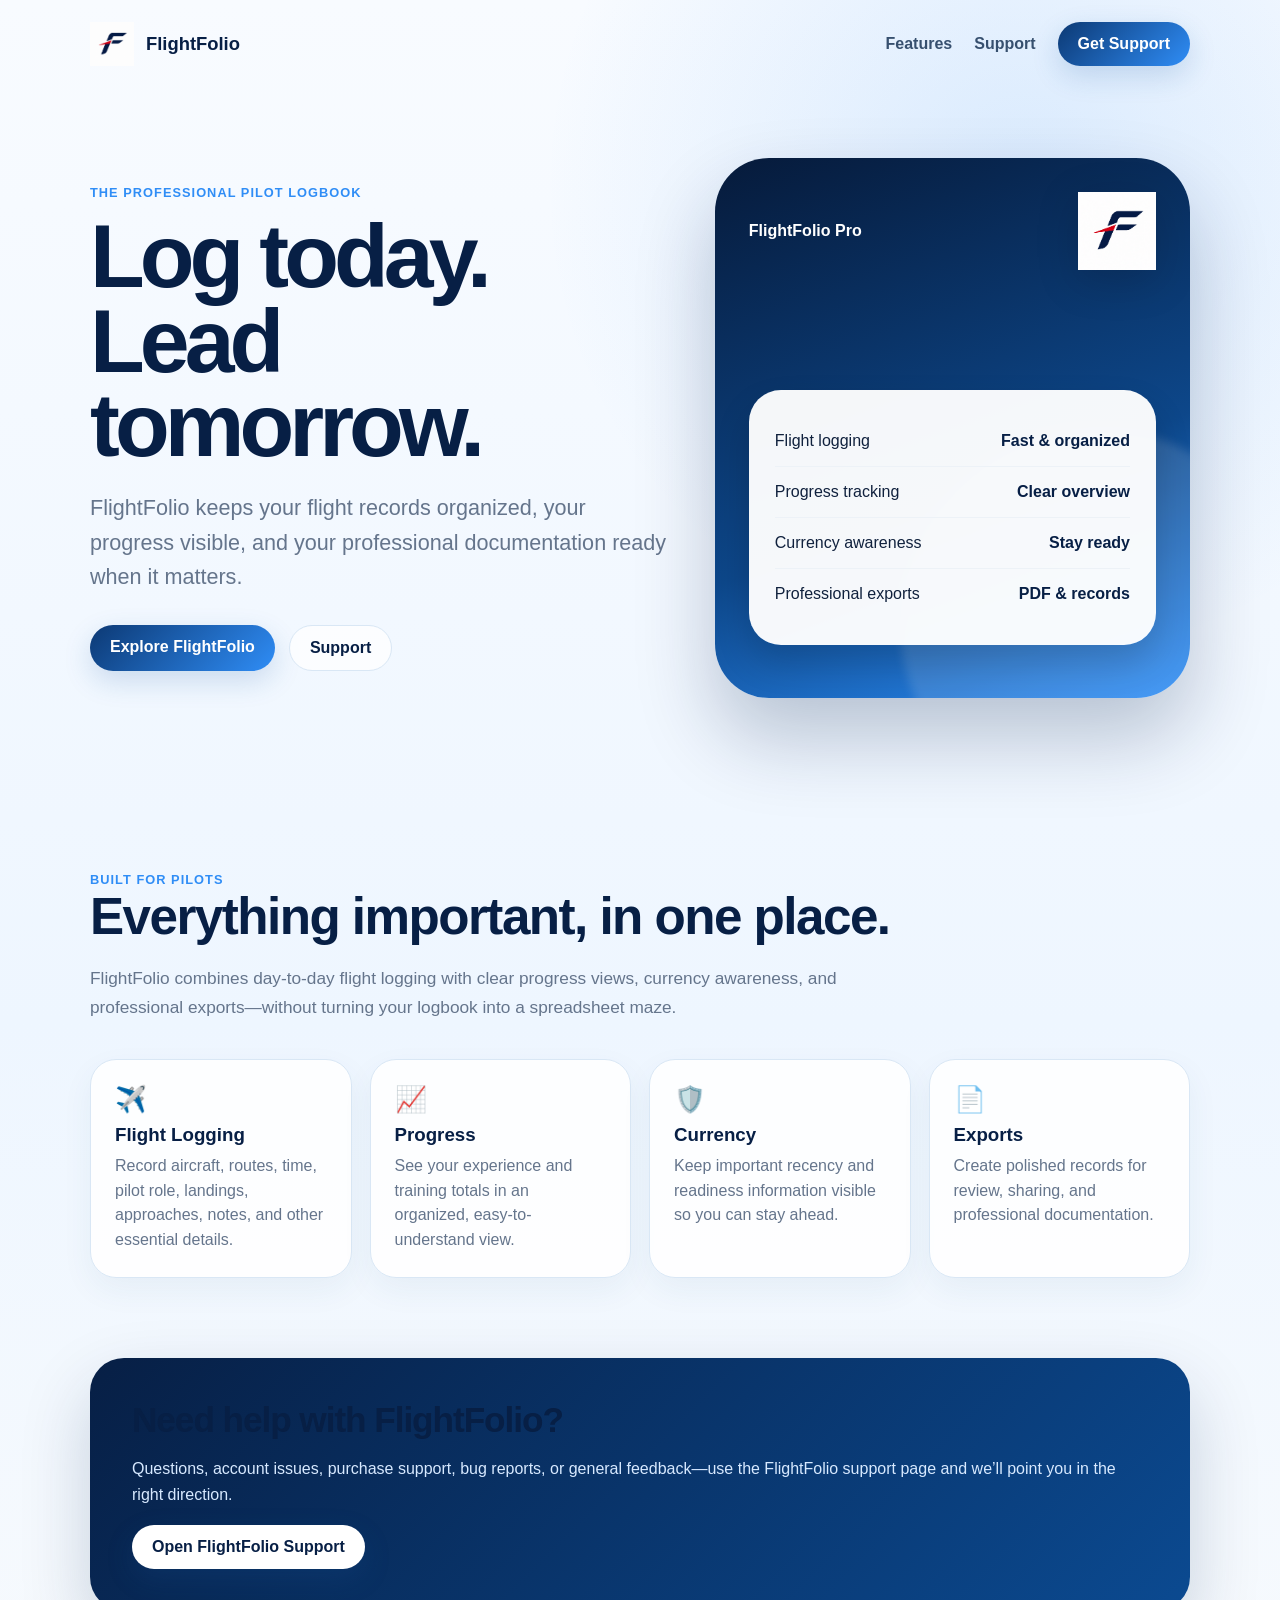
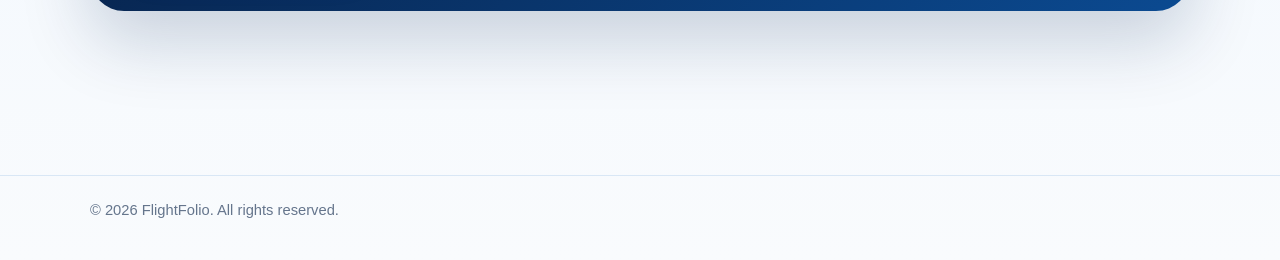
<file: index.html>
<!doctype html>
<html lang="en">
<head>
  <meta charset="utf-8">
  <meta name="viewport" content="width=device-width, initial-scale=1">
  <title>FlightFolio — Professional Pilot Logbook</title>
  <meta name="description" content="FlightFolio is a modern digital pilot logbook for flight logging, progress tracking, currency awareness, and professional record exports.">
  <link rel="stylesheet" href="styles.css">
</head>
<body>
  <div class="wrap">
    <nav>
      <div class="brand"><img src="flightfolio-mark.png" alt="FlightFolio logo">FlightFolio</div>
      <div class="navlinks">
        <a href="#features">Features</a>
        <a href="support.html">Support</a>
        <a class="btn" href="support.html">Get Support</a>
      </div>
    </nav>

    <main class="hero">
      <div>
        <div class="kicker">The professional pilot logbook</div>
        <h1>Log today.<br>Lead tomorrow.</h1>
        <p class="lead">FlightFolio keeps your flight records organized, your progress visible, and your professional documentation ready when it matters.</p>
        <div class="actions">
          <a class="btn" href="#features">Explore FlightFolio</a>
          <a class="secondary" href="support.html">Support</a>
        </div>
      </div>

      <div class="device" aria-label="FlightFolio feature preview">
        <div class="device-top">
          <strong>FlightFolio Pro</strong>
          <img src="flightfolio-mark.png" alt="">
        </div>
        <div class="device-card">
          <div class="metric"><span>Flight logging</span><strong>Fast & organized</strong></div>
          <div class="metric"><span>Progress tracking</span><strong>Clear overview</strong></div>
          <div class="metric"><span>Currency awareness</span><strong>Stay ready</strong></div>
          <div class="metric"><span>Professional exports</span><strong>PDF & records</strong></div>
        </div>
      </div>
    </main>
  </div>

  <section class="section" id="features">
    <div class="wrap">
      <div class="kicker">Built for pilots</div>
      <h2>Everything important, in one place.</h2>
      <p class="section-copy">FlightFolio combines day-to-day flight logging with clear progress views, currency awareness, and professional exports—without turning your logbook into a spreadsheet maze.</p>

      <div class="grid">
        <div class="card"><div class="icon">✈️</div><h3>Flight Logging</h3><p>Record aircraft, routes, time, pilot role, landings, approaches, notes, and other essential details.</p></div>
        <div class="card"><div class="icon">📈</div><h3>Progress</h3><p>See your experience and training totals in an organized, easy-to-understand view.</p></div>
        <div class="card"><div class="icon">🛡️</div><h3>Currency</h3><p>Keep important recency and readiness information visible so you can stay ahead.</p></div>
        <div class="card"><div class="icon">📄</div><h3>Exports</h3><p>Create polished records for review, sharing, and professional documentation.</p></div>
      </div>

      <div class="supportbox">
        <h2>Need help with FlightFolio?</h2>
        <p>Questions, account issues, purchase support, bug reports, or general feedback—use the FlightFolio support page and we’ll point you in the right direction.</p>
        <a class="btn" href="support.html">Open FlightFolio Support</a>
      </div>
    </div>
  </section>

  <footer>
    <div class="wrap">© 2026 FlightFolio. All rights reserved.</div>
  </footer>
</body>
</html>
</file>
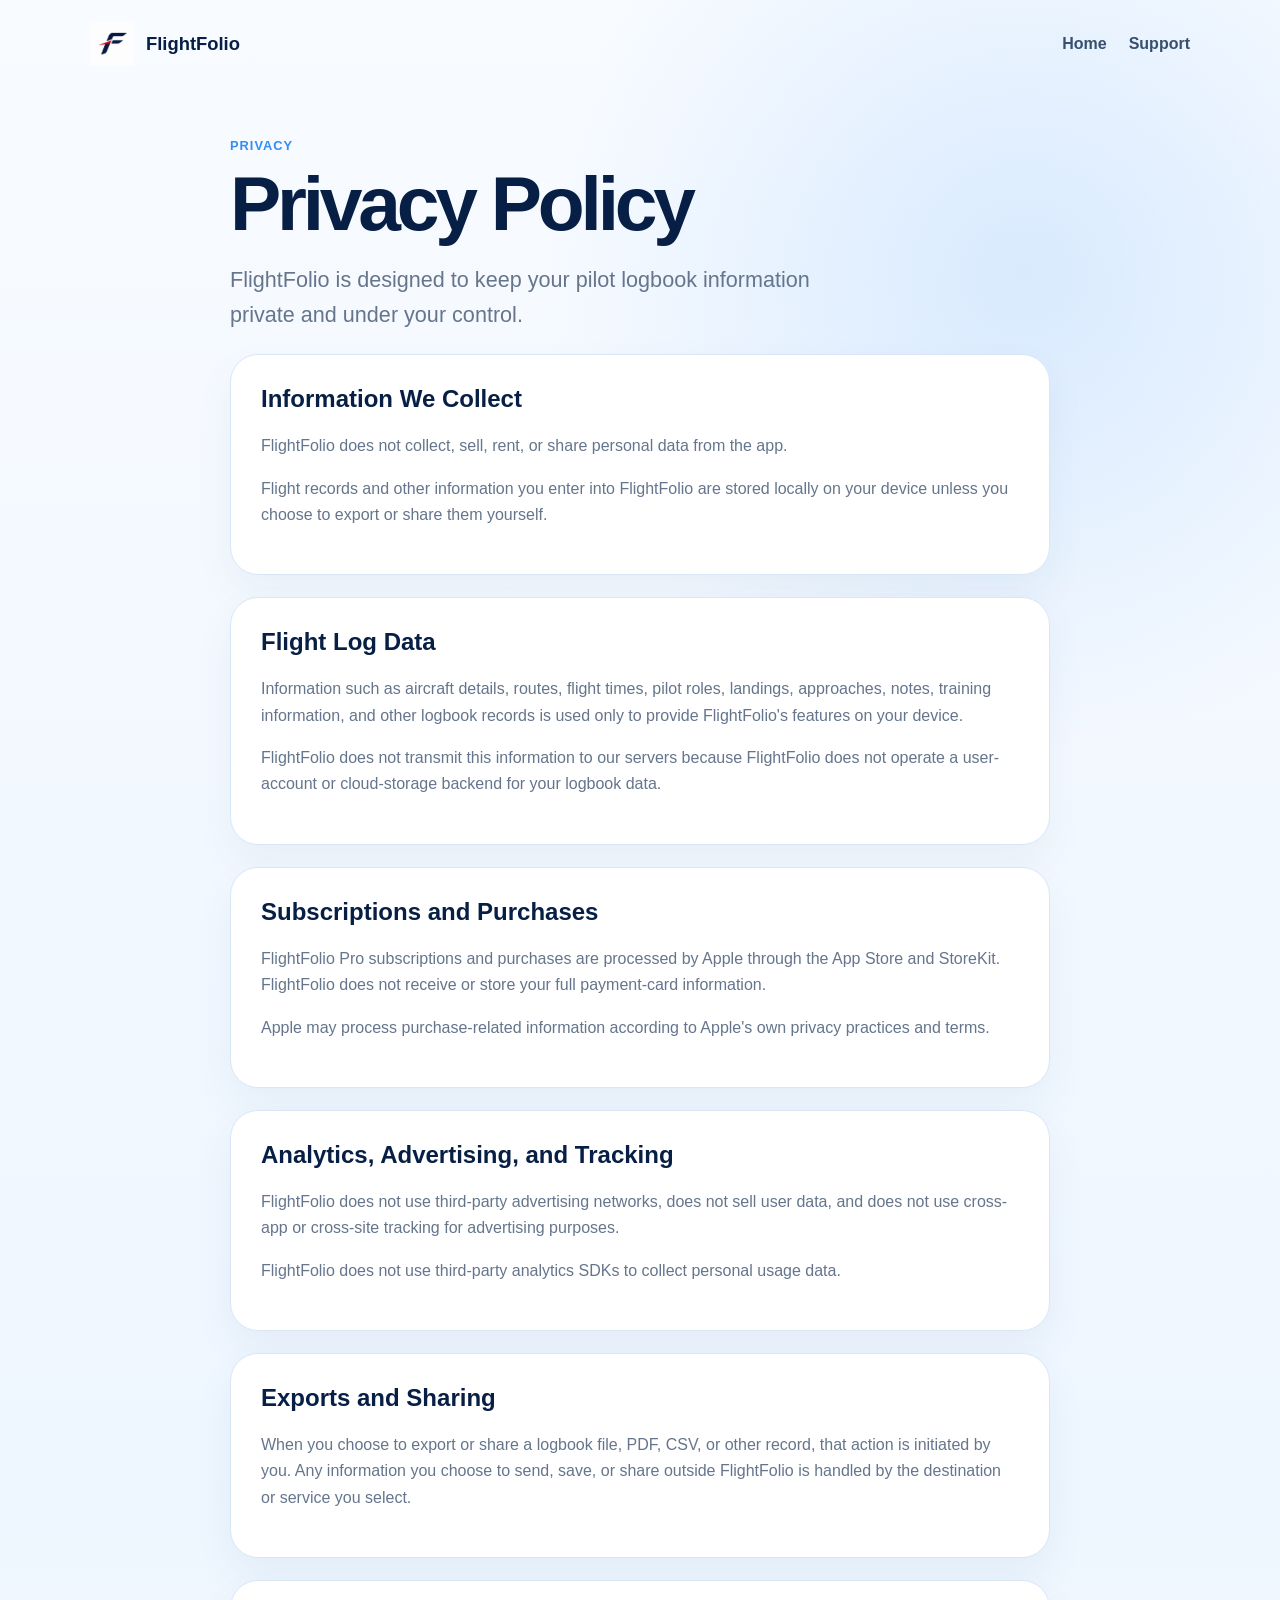
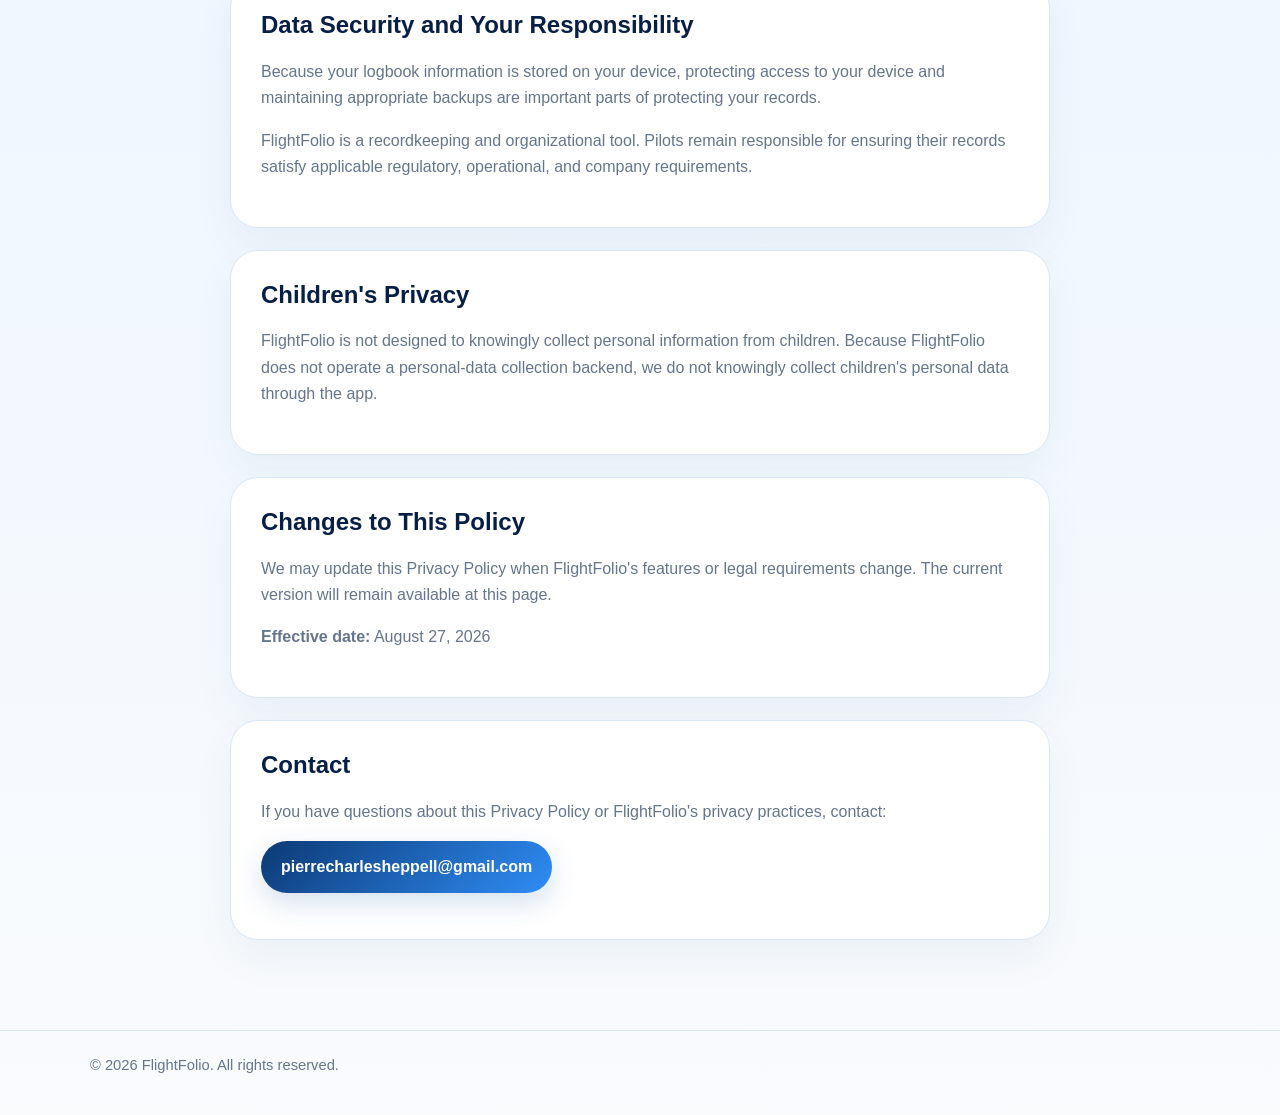
<file: privacy.html>
<!doctype html>
<html lang="en">
<head>
  <meta charset="utf-8">
  <meta name="viewport" content="width=device-width, initial-scale=1">
  <title>FlightFolio Privacy Policy</title>
  <meta name="description" content="Privacy Policy for FlightFolio.">
  <link rel="stylesheet" href="styles.css">
</head>
<body>
  <div class="wrap">
    <nav>
      <a class="brand" href="index.html" style="text-decoration:none">
        <img src="flightfolio-mark.png" alt="FlightFolio logo">
        FlightFolio
      </a>
      <div class="navlinks">
        <a href="index.html">Home</a>
        <a href="support.html">Support</a>
      </div>
    </nav>

    <main class="support-page">
      <div class="kicker">Privacy</div>
      <h1>Privacy Policy</h1>
      <p class="lead">FlightFolio is designed to keep your pilot logbook information private and under your control.</p>

      <div class="panel">
        <h2>Information We Collect</h2>
        <p>FlightFolio does not collect, sell, rent, or share personal data from the app.</p>
        <p>Flight records and other information you enter into FlightFolio are stored locally on your device unless you choose to export or share them yourself.</p>
      </div>

      <div class="panel">
        <h2>Flight Log Data</h2>
        <p>Information such as aircraft details, routes, flight times, pilot roles, landings, approaches, notes, training information, and other logbook records is used only to provide FlightFolio's features on your device.</p>
        <p>FlightFolio does not transmit this information to our servers because FlightFolio does not operate a user-account or cloud-storage backend for your logbook data.</p>
      </div>

      <div class="panel">
        <h2>Subscriptions and Purchases</h2>
        <p>FlightFolio Pro subscriptions and purchases are processed by Apple through the App Store and StoreKit. FlightFolio does not receive or store your full payment-card information.</p>
        <p>Apple may process purchase-related information according to Apple's own privacy practices and terms.</p>
      </div>

      <div class="panel">
        <h2>Analytics, Advertising, and Tracking</h2>
        <p>FlightFolio does not use third-party advertising networks, does not sell user data, and does not use cross-app or cross-site tracking for advertising purposes.</p>
        <p>FlightFolio does not use third-party analytics SDKs to collect personal usage data.</p>
      </div>

      <div class="panel">
        <h2>Exports and Sharing</h2>
        <p>When you choose to export or share a logbook file, PDF, CSV, or other record, that action is initiated by you. Any information you choose to send, save, or share outside FlightFolio is handled by the destination or service you select.</p>
      </div>

      <div class="panel">
        <h2>Data Security and Your Responsibility</h2>
        <p>Because your logbook information is stored on your device, protecting access to your device and maintaining appropriate backups are important parts of protecting your records.</p>
        <p>FlightFolio is a recordkeeping and organizational tool. Pilots remain responsible for ensuring their records satisfy applicable regulatory, operational, and company requirements.</p>
      </div>

      <div class="panel">
        <h2>Children's Privacy</h2>
        <p>FlightFolio is not designed to knowingly collect personal information from children. Because FlightFolio does not operate a personal-data collection backend, we do not knowingly collect children's personal data through the app.</p>
      </div>

      <div class="panel">
        <h2>Changes to This Policy</h2>
        <p>We may update this Privacy Policy when FlightFolio's features or legal requirements change. The current version will remain available at this page.</p>
        <p><strong>Effective date:</strong> August 27, 2026</p>
      </div>

      <div class="panel">
        <h2>Contact</h2>
        <p>If you have questions about this Privacy Policy or FlightFolio's privacy practices, contact:</p>
        <p><a class="btn" href="mailto:pierrecharlesheppell@gmail.com?subject=FlightFolio%20Privacy">pierrecharlesheppell@gmail.com</a></p>
      </div>
    </main>
  </div>

  <footer>
    <div class="wrap">© 2026 FlightFolio. All rights reserved.</div>
  </footer>
</body>
</html>
</file>
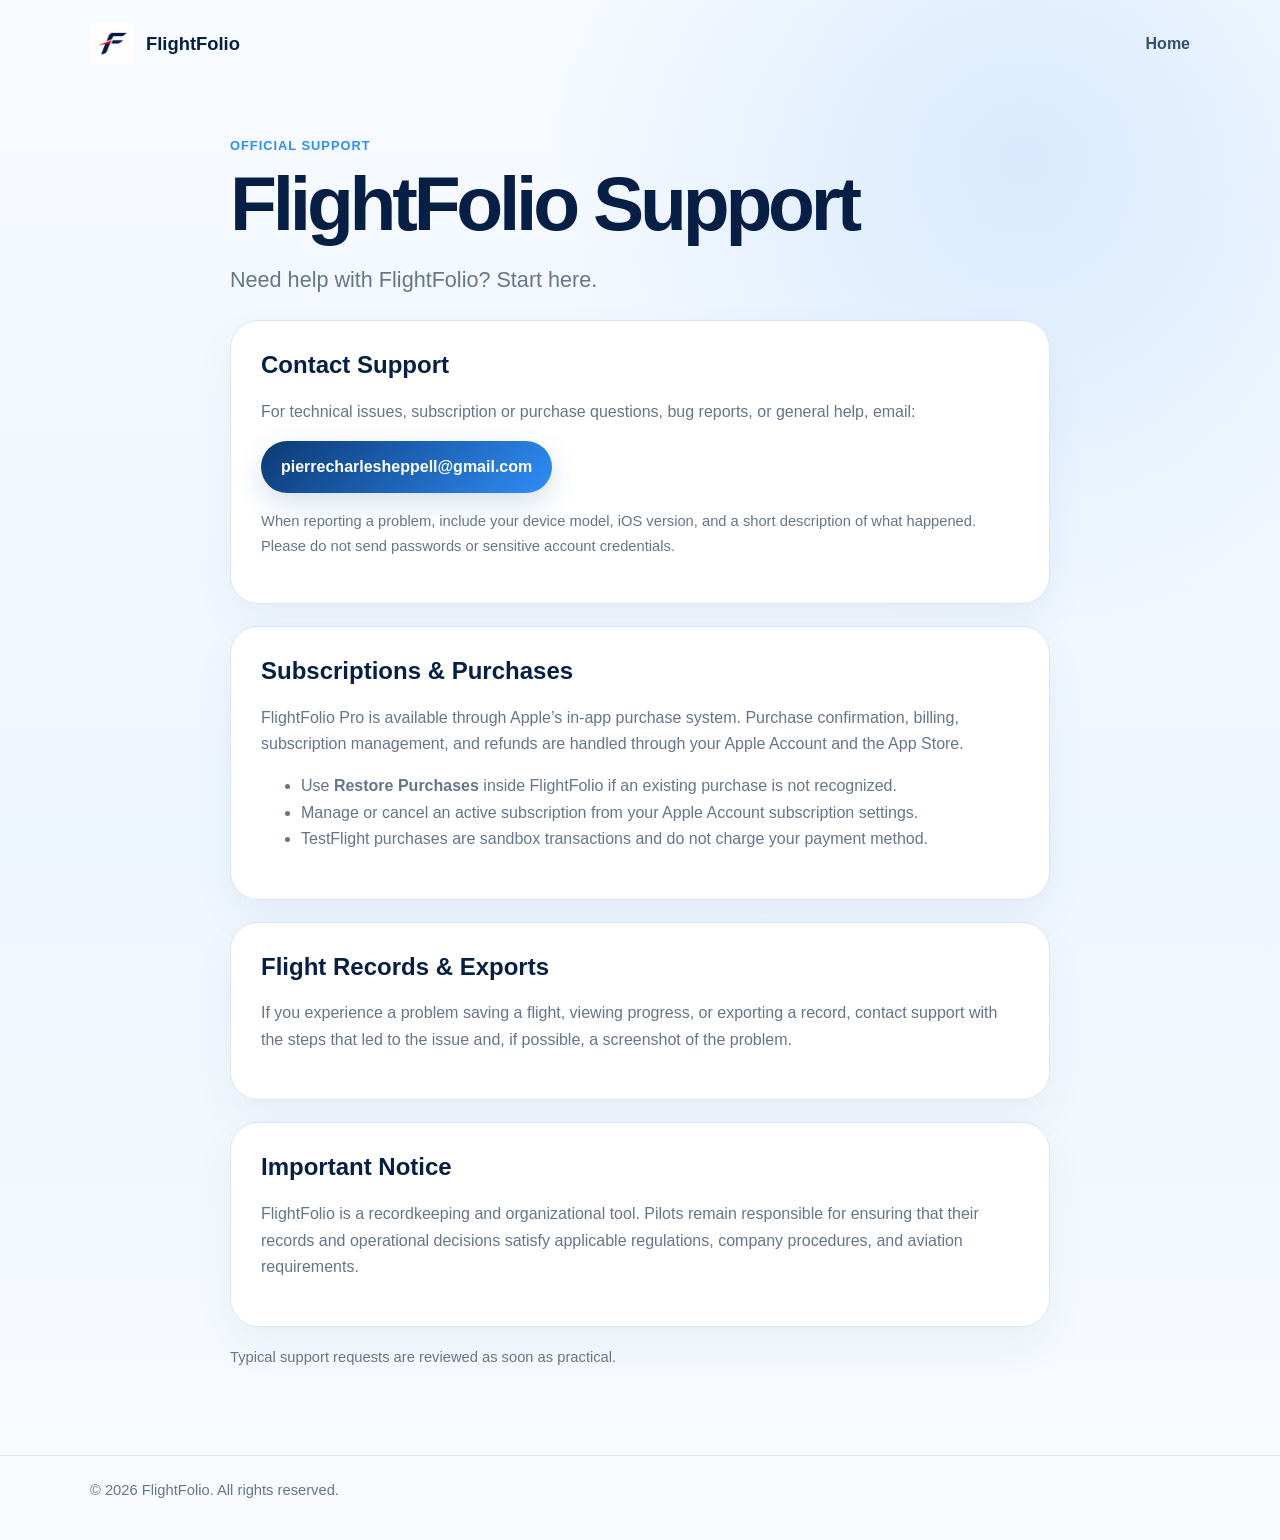
<file: support.html>
<!doctype html>
<html lang="en">
<head>
  <meta charset="utf-8">
  <meta name="viewport" content="width=device-width, initial-scale=1">
  <title>FlightFolio Support</title>
  <meta name="description" content="Official support for FlightFolio. Get help with flight logging, subscriptions, purchases, exports, and app issues.">
  <link rel="stylesheet" href="styles.css">
</head>
<body>
  <div class="wrap">
    <nav>
      <a class="brand" href="index.html" style="text-decoration:none"><img src="flightfolio-mark.png" alt="FlightFolio logo">FlightFolio</a>
      <div class="navlinks"><a href="index.html">Home</a></div>
    </nav>

    <main class="support-page">
      <div class="kicker">Official support</div>
      <h1>FlightFolio Support</h1>
      <p class="lead">Need help with FlightFolio? Start here.</p>

      <div class="panel">
        <h2>Contact Support</h2>
        <p>For technical issues, subscription or purchase questions, bug reports, or general help, email:</p>
        <p><a class="btn" href="mailto:pierrecharlesheppell@gmail.com?subject=FlightFolio%20Support">pierrecharlesheppell@gmail.com</a></p>
        <p class="small">When reporting a problem, include your device model, iOS version, and a short description of what happened. Please do not send passwords or sensitive account credentials.</p>
      </div>

      <div class="panel">
        <h2>Subscriptions & Purchases</h2>
        <p>FlightFolio Pro is available through Apple’s in-app purchase system. Purchase confirmation, billing, subscription management, and refunds are handled through your Apple Account and the App Store.</p>
        <ul>
          <li>Use <strong>Restore Purchases</strong> inside FlightFolio if an existing purchase is not recognized.</li>
          <li>Manage or cancel an active subscription from your Apple Account subscription settings.</li>
          <li>TestFlight purchases are sandbox transactions and do not charge your payment method.</li>
        </ul>
      </div>

      <div class="panel">
        <h2>Flight Records & Exports</h2>
        <p>If you experience a problem saving a flight, viewing progress, or exporting a record, contact support with the steps that led to the issue and, if possible, a screenshot of the problem.</p>
      </div>

      <div class="panel">
        <h2>Important Notice</h2>
        <p>FlightFolio is a recordkeeping and organizational tool. Pilots remain responsible for ensuring that their records and operational decisions satisfy applicable regulations, company procedures, and aviation requirements.</p>
      </div>

      <p class="small">Typical support requests are reviewed as soon as practical.</p>
    </main>
  </div>

  <footer>
    <div class="wrap">© 2026 FlightFolio. All rights reserved.</div>
  </footer>
</body>
</html>
</file>
<file: styles.css>
:root {
  --navy: #071f45;
  --navy2: #0c3974;
  --blue: #2f8df6;
  --sky: #eaf5ff;
  --white: #ffffff;
  --ink: #10213d;
  --muted: #65758c;
  --line: #d9e7f5;
  --gold: #d3ad55;
}
* { box-sizing: border-box; }
html { scroll-behavior: smooth; }
body {
  margin: 0;
  font-family: -apple-system, BlinkMacSystemFont, "Segoe UI", Roboto, Helvetica, Arial, sans-serif;
  color: var(--ink);
  background:
    radial-gradient(circle at 80% 10%, rgba(47,141,246,.15), transparent 30rem),
    linear-gradient(180deg, #f8fbff 0%, #eef6ff 55%, #f9fbfd 100%);
}
a { color: inherit; }
.wrap { width: min(1100px, calc(100% - 36px)); margin: 0 auto; }
nav {
  display:flex; align-items:center; justify-content:space-between;
  padding: 22px 0;
}
.brand { display:flex; align-items:center; gap:12px; font-weight:800; font-size:1.15rem; color:var(--navy);}
.brand img { width:44px; height:44px; object-fit:contain; }
.navlinks { display:flex; gap:22px; align-items:center; }
.navlinks a { text-decoration:none; color:#37506f; font-weight:600; }
.btn {
  display:inline-block; text-decoration:none; border-radius:999px; padding:13px 20px;
  background:linear-gradient(135deg, var(--navy2), var(--blue)); color:white !important;
  font-weight:800; box-shadow:0 10px 28px rgba(24,89,160,.18);
}
.hero {
  min-height: 70vh; display:grid; grid-template-columns: 1.1fr .9fr; align-items:center;
  gap:44px; padding:70px 0 90px;
}
.kicker { color:var(--blue); font-weight:800; letter-spacing:.08em; text-transform:uppercase; font-size:.8rem; }
h1 { font-size:clamp(3rem, 7vw, 6.3rem); line-height:.94; margin:14px 0 24px; color:var(--navy); letter-spacing:-.055em; }
.lead { font-size:clamp(1.05rem, 2vw, 1.35rem); line-height:1.6; color:var(--muted); max-width:650px;}
.actions { display:flex; flex-wrap:wrap; gap:14px; margin-top:30px; }
.secondary {
  display:inline-block; text-decoration:none; border:1px solid var(--line); border-radius:999px;
  padding:13px 20px; font-weight:800; color:var(--navy); background:rgba(255,255,255,.76);
}
.device {
  position:relative; border-radius:54px; min-height:540px;
  background:linear-gradient(160deg, #061a3a, #0d478a 60%, #2b8cf6);
  box-shadow:0 40px 80px rgba(2,31,69,.24);
  overflow:hidden; padding:34px;
}
.device::before {
  content:""; position:absolute; inset:auto -100px -120px auto; width:390px; height:390px;
  border-radius:50%; background:rgba(255,255,255,.13); filter:blur(5px);
}
.device-card {
  position:relative; z-index:1; background:rgba(255,255,255,.96); border-radius:32px;
  padding:26px; margin-top:120px; box-shadow:0 18px 35px rgba(0,0,0,.16);
}
.device-top { display:flex; justify-content:space-between; align-items:center; color:white; position:relative; z-index:1; }
.device-top img { width:78px; filter:drop-shadow(0 10px 20px rgba(0,0,0,.15)); }
.metric { display:flex; justify-content:space-between; padding:16px 0; border-bottom:1px solid #edf2f7; }
.metric:last-child { border-bottom:0; }
.metric strong { color:var(--navy); }
.section { padding:84px 0; }
.section h2 { font-size:clamp(2rem,4vw,3.6rem); color:var(--navy); letter-spacing:-.03em; margin:0 0 18px; }
.section-copy { color:var(--muted); line-height:1.7; max-width:760px; font-size:1.08rem; }
.grid { display:grid; grid-template-columns:repeat(4,1fr); gap:18px; margin-top:36px; }
.card { background:rgba(255,255,255,.9); border:1px solid var(--line); border-radius:26px; padding:24px; box-shadow:0 12px 32px rgba(41,81,124,.06); }
.card h3 { margin:10px 0 8px; color:var(--navy); }
.card p { margin:0; color:var(--muted); line-height:1.55; }
.icon { font-size:1.6rem; }
.supportbox {
  margin:80px 0; padding:42px; border-radius:34px;
  background:linear-gradient(135deg, var(--navy), #0b4a91); color:white;
  box-shadow:0 30px 70px rgba(5,37,80,.19);
}
.supportbox h2 { margin:0 0 14px; font-size:2.2rem; }
.supportbox p { color:#d7e9ff; line-height:1.65; }
.supportbox .btn { background:white; color:var(--navy) !important; }
footer { border-top:1px solid var(--line); padding:26px 0 42px; color:var(--muted); font-size:.92rem; }
.small { font-size:.92rem; color:var(--muted); }
.support-page { max-width:820px; margin:50px auto 90px; }
.support-page h1 { font-size:clamp(2.5rem,6vw,5rem); }
.panel {
  background:white; border:1px solid var(--line); border-radius:28px; padding:30px;
  box-shadow:0 18px 42px rgba(34,77,123,.06); margin:22px 0;
}
.panel h2 { color:var(--navy); margin-top:0; }
.panel p, .panel li { color:var(--muted); line-height:1.65; }
@media (max-width: 820px) {
  .hero { grid-template-columns:1fr; padding-top:36px; }
  .device { min-height:470px; }
  .grid { grid-template-columns:1fr 1fr; }
  .navlinks a:not(.btn) { display:none; }
}
@media (max-width: 520px) {
  .grid { grid-template-columns:1fr; }
}
</file>
